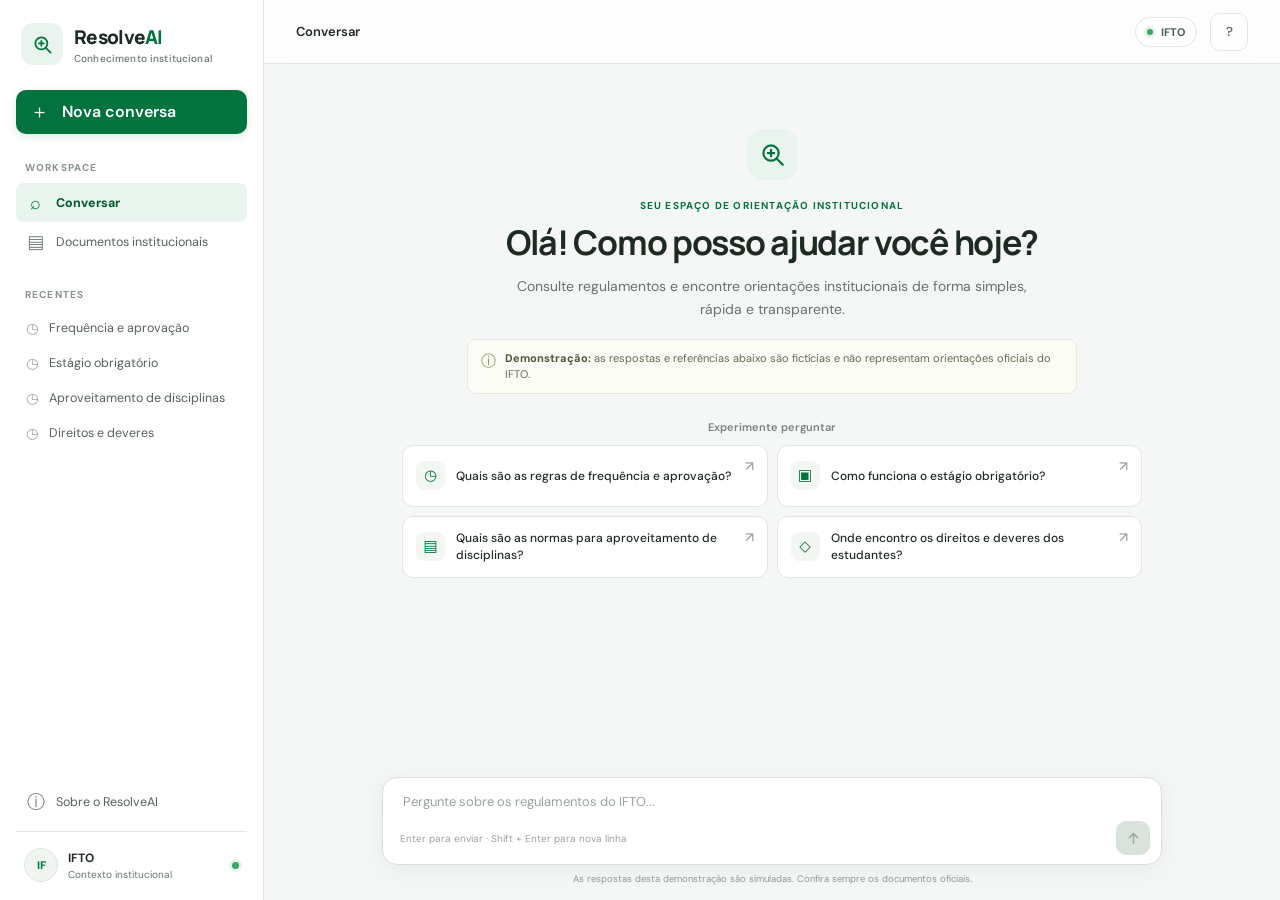
<file: resolveai/src/main/resources/static/index.html>
<!doctype html>
<html lang="pt-BR">
<head>
  <meta charset="utf-8">
  <meta name="viewport" content="width=device-width, initial-scale=1">
  <meta name="theme-color" content="#02733e">
  <meta name="description" content="ResolveAI: demonstração de consulta a documentos institucionais.">
  <title>ResolveAI — Assistente institucional</title>
  <link rel="stylesheet" href="style.css">
   <script src="script.js" defer></script>
</head>
<body>
  <a class="skip-link" href="#main-content">Pular para o conteúdo</a>
  <div class="app-shell">
    <div class="scrim" data-scrim hidden></div>
    <aside class="sidebar" id="sidebar" aria-label="Navegação principal">
      <div class="brand-row">
        <a class="brand" href="#chat" aria-label="ResolveAI, página inicial">
          <span class="brand-mark" aria-hidden="true"><svg viewBox="0 0 24 24"><circle cx="10.8" cy="10.8" r="6.3"/><path d="m15.5 15.5 5 5M8.2 10.8h5.2M10.8 8.2v5.2"/></svg></span>
          <span>Resolve<span class="brand-ai">AI</span><small>Conhecimento institucional</small></span>
        </a>
        <button class="icon-button sidebar-collapse" type="button" data-close-sidebar aria-label="Fechar menu">×</button>
      </div>
      <button class="new-chat" type="button" data-new-chat><span aria-hidden="true">＋</span> Nova conversa</button>
      <nav class="side-nav" aria-label="Seções">
        <p class="nav-label">Workspace</p>
        <button class="nav-link is-current" type="button" data-view="chat"><span aria-hidden="true">⌕</span> Conversar</button>
        <button class="nav-link" type="button" data-view="documents"><span aria-hidden="true">▤</span> Documentos institucionais</button>
      </nav>
      <div class="recent-section">
        <p class="nav-label">Recentes</p>
        <button class="recent-item" data-prompt="Quais são as regras de frequência e aprovação?" type="button"><span>◷</span> Frequência e aprovação</button>
        <button class="recent-item" data-prompt="Como funciona o estágio obrigatório?" type="button"><span>◷</span> Estágio obrigatório</button>
        <button class="recent-item" data-prompt="Quais são as normas para aproveitamento de disciplinas?" type="button"><span>◷</span> Aproveitamento de disciplinas</button>
        <button class="recent-item" data-prompt="Onde encontro os direitos e deveres dos estudantes?" type="button"><span>◷</span> Direitos e deveres</button>
      </div>
      <div class="sidebar-bottom">
        <button class="nav-link" type="button" data-view="about"><span aria-hidden="true">ⓘ</span> Sobre o ResolveAI</button>
        <div class="institution"><span class="institution-seal" aria-hidden="true">IF</span><span><strong>IFTO</strong><small>Contexto institucional</small></span><span class="status-dot" aria-label="Selecionado"></span></div>
      </div>
    </aside>

    <main class="main-area" id="main-content">
      <header class="topbar">
        <div class="topbar-left"><button class="icon-button menu-toggle" type="button" data-open-sidebar aria-label="Abrir menu">☰</button><span class="section-title" data-section-title>Conversar</span></div>
        <div class="topbar-right"><span class="context-pill"><span class="status-dot"></span> IFTO</span><button class="icon-button help-button" type="button" data-view="about" aria-label="Sobre esta demonstração" title="Sobre o ResolveAI">?</button></div>
      </header>

      <section class="view chat-view" data-page="chat" aria-label="Conversa com ResolveAI">
        <div class="conversation-scroll" data-conversation-scroll>
          <div class="welcome" data-welcome>
            <div class="welcome-mark" aria-hidden="true"><svg viewBox="0 0 24 24"><circle cx="10.8" cy="10.8" r="6.3"/><path d="m15.5 15.5 5 5M8.2 10.8h5.2M10.8 8.2v5.2"/></svg></div>
            <p class="eyebrow">Seu espaço de orientação institucional</p>
            <h1>Olá! Como posso ajudar você hoje?</h1>
            <p class="welcome-copy">Consulte regulamentos e encontre orientações institucionais de forma simples, rápida e transparente.</p>
            <div class="demo-notice"><span aria-hidden="true">ⓘ</span><span><strong>Demonstração:</strong> as respostas e referências abaixo são fictícias e não representam orientações oficiais do IFTO.</span></div>
            <h2 class="suggestions-heading">Experimente perguntar</h2>
            <div class="suggestion-grid">
              <button class="suggestion" type="button" data-prompt="Quais são as regras de frequência e aprovação?"><span class="suggestion-icon">◷</span><span>Quais são as regras de frequência e aprovação?</span><span class="suggestion-arrow">↗</span></button>
              <button class="suggestion" type="button" data-prompt="Como funciona o estágio obrigatório?"><span class="suggestion-icon">▣</span><span>Como funciona o estágio obrigatório?</span><span class="suggestion-arrow">↗</span></button>
              <button class="suggestion" type="button" data-prompt="Quais são as normas para aproveitamento de disciplinas?"><span class="suggestion-icon">▤</span><span>Quais são as normas para aproveitamento de disciplinas?</span><span class="suggestion-arrow">↗</span></button>
              <button class="suggestion" type="button" data-prompt="Onde encontro os direitos e deveres dos estudantes?"><span class="suggestion-icon">◇</span><span>Onde encontro os direitos e deveres dos estudantes?</span><span class="suggestion-arrow">↗</span></button>
            </div>
          </div>
          <div class="message-list" data-message-list aria-live="polite" aria-relevant="additions text"></div>
        </div>
        <div class="composer-wrap">
          <form class="composer" data-composer>
            <label class="sr-only" for="message-input">Sua pergunta</label>
            <textarea id="message-input" rows="1" placeholder="Pergunte sobre os regulamentos do IFTO..." data-message-input maxlength="2000"></textarea>
            <div class="composer-footer"><span class="composer-hint">Enter para enviar · Shift + Enter para nova linha</span><button class="send-button" type="submit" data-send disabled aria-label="Enviar pergunta"><svg viewBox="0 0 24 24" aria-hidden="true"><path d="M12 19V5m-6 6 6-6 6 6"/></svg></button></div>
          </form>
          <p class="disclaimer">As respostas desta demonstração são simuladas. Confira sempre os documentos oficiais.</p>
        </div>
      </section>

      <section class="view documents-view" data-page="documents" hidden>
        <div class="page-content"><p class="eyebrow">Biblioteca de referência</p><h1>Documentos institucionais</h1><p class="page-lead">Explore os documentos que poderão fundamentar as respostas do ResolveAI.</p>
          <div class="demo-notice"><span aria-hidden="true">ⓘ</span><span>Os itens desta lista são <strong>exemplos demonstrativos fictícios</strong>, não documentos oficiais do IFTO.</span></div>
          <div class="document-tools"><label class="search-box"><span aria-hidden="true">⌕</span><span class="sr-only">Pesquisar documentos</span><input type="search" placeholder="Buscar por nome..." data-doc-search></label><label class="filter-label">Categoria <select data-doc-filter><option value="all">Todas as categorias</option><option value="Acadêmico">Acadêmico</option><option value="Estágio">Estágio</option><option value="Assistência estudantil">Assistência estudantil</option><option value="Institucional">Institucional</option></select></label></div>
          <div class="document-list" data-document-list></div><p class="empty-documents" data-doc-empty hidden>Nenhum documento encontrado. Tente outro termo ou categoria.</p>
        </div>
      </section>
      <section class="view about-view" data-page="about" hidden><div class="page-content about-content"><div class="welcome-mark" aria-hidden="true">⌕</div><p class="eyebrow">Sobre o projeto</p><h1>Conhecimento institucional, com clareza.</h1><p class="page-lead">O ResolveAI é uma proposta de interface para facilitar a consulta a regulamentos e documentos institucionais por meio de perguntas em linguagem natural.</p><div class="about-card"><h2>Esta é uma demonstração visual</h2><p>Não há conexão com serviços de IA nem com o portal do IFTO. Respostas, fontes e documentos exibidos são fictícios e servem apenas para demonstrar a experiência. Consulte os canais e documentos oficiais para obter orientações válidas.</p><button class="text-button" type="button" data-view="chat">Voltar à conversa <span aria-hidden="true">→</span></button></div></div></section>
    </main>
  </div>
  <div class="toast" role="status" aria-live="polite" data-toast></div>

 
</body>
</html>
</file>
<file: resolveai/src/main/resources/static/style.css>
@import url('https://fonts.googleapis.com/css2?family=DM+Sans:wght@400;500;600;700&family=Manrope:wght@400;500;600;700;800&display=swap');
:root{--green:#02733e;--green-deep:#025930;--green-soft:#e8f4ed;--bg:#f5f7f6;--white:#fff;--text:#202a24;--muted:#66736b;--border:#e0e7e2;--sidebar:264px;--radius:14px;--shadow:0 8px 28px rgba(22,48,34,.07);font-family:'DM Sans',system-ui,sans-serif;color:var(--text);background:var(--bg);font-synthesis:none;text-rendering:optimizeLegibility}*{box-sizing:border-box}body{margin:0;min-width:320px;min-height:100vh}button,input,textarea,select{font:inherit}button{color:inherit}button:focus-visible,a:focus-visible,input:focus-visible,textarea:focus-visible,select:focus-visible{outline:3px solid #59a77b;outline-offset:2px}.sr-only{position:absolute;width:1px;height:1px;padding:0;margin:-1px;overflow:hidden;clip:rect(0,0,0,0);white-space:nowrap;border:0}.skip-link{position:fixed;top:-60px;left:12px;z-index:20;background:#fff;padding:12px;border-radius:8px;color:var(--green)}.skip-link:focus{top:12px}.app-shell{display:flex;min-height:100vh}.sidebar{position:fixed;inset:0 auto 0 0;width:var(--sidebar);background:#fff;border-right:1px solid var(--border);padding:23px 16px 16px;display:flex;flex-direction:column;z-index:10;transition:transform .25s ease}.brand-row{display:flex;align-items:center;justify-content:space-between;padding:0 5px 25px}.brand{display:flex;align-items:center;gap:11px;text-decoration:none;color:var(--text);font-family:Manrope,sans-serif;font-size:19px;font-weight:800;letter-spacing:-.7px}.brand small{display:block;font-family:'DM Sans',sans-serif;font-size:10px;font-weight:500;letter-spacing:.15px;color:var(--muted);margin-top:2px}.brand-ai{color:var(--green)}.brand-mark,.welcome-mark{display:grid;place-items:center;color:var(--green);background:var(--green-soft);border-radius:12px;width:42px;height:42px}.brand-mark svg,.welcome-mark svg{width:23px;fill:none;stroke:currentColor;stroke-width:1.8;stroke-linecap:round;stroke-linejoin:round}.icon-button{border:0;background:transparent;width:38px;height:38px;border-radius:10px;cursor:pointer;color:var(--muted);font-size:18px}.icon-button:hover{background:var(--bg);color:var(--text)}.sidebar-collapse{display:none}.new-chat{width:100%;height:44px;border:0;border-radius:10px;background:var(--green);color:white;font-weight:600;text-align:left;padding:0 14px;cursor:pointer;box-shadow:0 3px 8px #02733e22;transition:background .18s,transform .18s}.new-chat span{font-size:19px;vertical-align:-1px;margin-right:9px}.new-chat:hover{background:var(--green-deep);transform:translateY(-1px)}.side-nav{margin-top:27px}.nav-label{font-size:10px;text-transform:uppercase;letter-spacing:1.15px;font-weight:700;color:#87938b;margin:0 9px 9px}.nav-link,.recent-item{display:flex;align-items:center;gap:11px;width:100%;min-height:39px;padding:0 10px;border:0;border-radius:8px;background:transparent;color:#56635a;text-align:left;font-size:12.5px;cursor:pointer}.nav-link>span{font-size:18px;width:19px;text-align:center;color:#758179}.nav-link:hover,.recent-item:hover{background:#f4f7f5;color:var(--text)}.nav-link.is-current{background:var(--green-soft);color:var(--green-deep);font-weight:700}.nav-link.is-current>span{color:var(--green)}.recent-section{margin-top:27px}.recent-item{min-height:35px;white-space:nowrap;overflow:hidden;text-overflow:ellipsis}.recent-item span{font-size:14px;color:#9aa59e}.sidebar-bottom{margin-top:auto}.institution{display:flex;align-items:center;gap:10px;border-top:1px solid var(--border);padding:16px 8px 2px;margin-top:10px}.institution-seal{display:grid;place-items:center;width:34px;height:34px;background:#f0f5f1;border:1px solid #dce8df;border-radius:50%;font-size:11px;font-weight:800;color:var(--green)}.institution strong,.institution small{display:block}.institution strong{font-size:12px}.institution small{font-size:10px;color:var(--muted);margin-top:2px}.status-dot{width:7px;height:7px;border-radius:50%;background:#39a66b;display:inline-block;margin-left:auto;box-shadow:0 0 0 3px #e5f3e9}.main-area{margin-left:var(--sidebar);width:calc(100% - var(--sidebar));min-height:100vh;display:flex;flex-direction:column}.topbar{height:64px;flex:none;border-bottom:1px solid var(--border);background:rgba(255,255,255,.78);display:flex;align-items:center;justify-content:space-between;padding:0 32px;position:sticky;top:0;z-index:4;backdrop-filter:blur(12px)}.topbar-left,.topbar-right{display:flex;align-items:center;gap:13px}.section-title{font-size:13px;font-weight:600}.context-pill{display:flex;align-items:center;gap:8px;padding:7px 11px;border:1px solid var(--border);border-radius:20px;background:#fff;font-size:11px;font-weight:700;color:#4b5c51}.context-pill .status-dot{margin:0;width:6px;height:6px}.help-button{border:1px solid var(--border);font-size:13px;font-weight:600}.menu-toggle{display:none}.view{flex:1;min-height:0}.chat-view{display:flex;flex-direction:column;height:calc(100vh - 64px)}.conversation-scroll{flex:1;overflow-y:auto;padding:36px 28px 26px;scroll-behavior:smooth}.welcome{max-width:740px;margin:13px auto 30px;text-align:center}.welcome-mark{width:51px;height:51px;margin:0 auto 19px;border-radius:16px}.welcome-mark svg{width:29px}.eyebrow{font-size:10px;font-weight:700;letter-spacing:1.2px;text-transform:uppercase;color:var(--green);margin:0 0 10px}.welcome h1,.page-content h1{font:700 clamp(26px,3vw,34px)/1.2 Manrope,sans-serif;letter-spacing:-1.3px;margin:0;color:#1e2b23}.welcome-copy{max-width:515px;margin:12px auto 18px;color:var(--muted);font-size:14px;line-height:1.65}.demo-notice{max-width:610px;margin:0 auto 26px;padding:10px 13px;border:1px solid #e5e9db;border-radius:9px;background:#fcfcf7;color:#63694f;display:flex;align-items:flex-start;gap:9px;text-align:left;font-size:11px;line-height:1.5}.demo-notice>span:first-child{font-size:15px;color:#8a9158}.demo-notice strong{color:#4c5638}.suggestions-heading{font-size:11px;color:#79857c;font-weight:600;margin:23px 0 11px}.suggestion-grid{display:grid;grid-template-columns:1fr 1fr;gap:9px;text-align:left}.suggestion{min-height:62px;display:flex;align-items:center;gap:11px;padding:11px 13px;border:1px solid var(--border);background:#fff;border-radius:11px;text-align:left;font-size:12px;font-weight:500;line-height:1.4;cursor:pointer;transition:border .18s,box-shadow .18s,transform .18s}.suggestion:hover{border-color:#a7cdb5;box-shadow:0 4px 13px #1c533015;transform:translateY(-1px)}.suggestion-icon{flex:none;width:29px;height:29px;display:grid;place-items:center;background:#f2f7f3;border-radius:8px;color:var(--green);font-size:15px}.suggestion-arrow{margin-left:auto;align-self:flex-start;color:#9aa59e;font-size:14px}.composer-wrap{padding:10px 24px 15px;background:linear-gradient(0deg,var(--bg) 80%,transparent)}.composer{max-width:780px;margin:auto;padding:10px 11px 9px 17px;border:1px solid #d7e0da;border-radius:15px;background:#fff;box-shadow:0 5px 22px #173d2410;transition:border .15s,box-shadow .15s}.composer:focus-within{border-color:#7eae8e;box-shadow:0 0 0 3px #02733e12,0 5px 22px #173d2410}.composer textarea{width:100%;display:block;border:0;outline:0;resize:none;max-height:150px;min-height:29px;padding:4px 3px;background:transparent;color:var(--text);font-size:13px;line-height:1.5}.composer textarea::placeholder{color:#98a39b}.composer textarea:focus-visible{outline:0}.composer-footer{display:flex;align-items:center;justify-content:space-between;margin-top:4px}.composer-hint{font-size:10px;color:#9aa39c}.send-button{width:34px;height:34px;border:0;border-radius:10px;background:var(--green);color:#fff;display:grid;place-items:center;cursor:pointer;transition:background .15s}.send-button:hover:not(:disabled){background:var(--green-deep)}.send-button:disabled{background:#d9e3dc;color:#9aa79e;cursor:not-allowed}.send-button svg{width:17px;fill:none;stroke:currentColor;stroke-width:2;stroke-linecap:round;stroke-linejoin:round}.disclaimer{text-align:center;color:#909a93;font-size:9.5px;margin:8px auto 0;max-width:780px}.message-list{max-width:780px;margin:0 auto;display:flex;flex-direction:column;gap:22px;padding:5px 0 20px}.message{display:flex;flex-direction:column;gap:9px;animation:appear .25s ease both}.user-message{align-items:flex-end}.message-bubble{max-width:min(84%,620px);padding:13px 16px;border-radius:14px;font-size:13px;line-height:1.65;overflow-wrap:anywhere;white-space:pre-wrap}.user-message .message-bubble{background:var(--green);color:#fff;border-bottom-right-radius:4px}.assistant-message .message-bubble{background:#fff;border:1px solid var(--border);border-bottom-left-radius:4px;color:#39463d}.assistant-label{font-size:10px;font-weight:700;color:var(--green);display:flex;gap:7px;align-items:center}.assistant-label::before{content:'✳';display:grid;place-items:center;width:22px;height:22px;border-radius:7px;background:var(--green-soft);font-size:12px}.answer-copy{font-size:13px;line-height:1.7;white-space:pre-wrap;overflow-wrap:anywhere}.processing{display:flex;gap:9px;align-items:center;color:var(--muted);font-size:12px;padding:7px 0}.processing-dots{display:flex;gap:3px}.processing-dots i{width:5px;height:5px;background:#73a384;border-radius:50%;animation:bounce .8s infinite alternate}.processing-dots i:nth-child(2){animation-delay:.15s}.processing-dots i:nth-child(3){animation-delay:.3s}.response-meta{display:flex;align-items:center;gap:7px;flex-wrap:wrap}.sources-toggle,.action-button{border:1px solid var(--border);border-radius:7px;background:white;padding:6px 9px;font-size:10px;color:#59665d;cursor:pointer}.sources-toggle:hover,.action-button:hover{background:#f4f7f5}.sources-panel{margin-top:8px;padding:11px 13px;border:1px solid var(--border);border-radius:9px;background:#fafcfb;font-size:10px;color:var(--muted)}.sources-panel h3{font-size:10px;color:#344239;margin:0 0 7px}.source-item{padding:6px 0;border-top:1px solid #eaf0ec;line-height:1.5}.source-item strong{color:#344239}.feedback-group{margin-left:auto;display:flex;gap:5px}.feedback-button{border:1px solid var(--border);background:#fff;color:#778279;border-radius:7px;padding:5px 8px;font-size:10px;cursor:pointer}.feedback-button[aria-pressed="true"]{background:var(--green-soft);color:var(--green-deep);border-color:#bad7c4}.feedback-button.negative[aria-pressed="true"]{background:#fff0ed;color:#a3493d;border-color:#efc4bc}.page-content{width:min(860px,100%);margin:0 auto;padding:49px 32px 70px}.page-content h1{font-size:32px}.page-lead{color:var(--muted);font-size:14px;line-height:1.65;margin:12px 0 22px}.page-content>.demo-notice{margin:0 0 25px;max-width:none}.document-tools{display:flex;gap:12px;align-items:center;margin:23px 0 14px}.search-box{height:42px;flex:1;display:flex;align-items:center;gap:9px;padding:0 12px;background:#fff;border:1px solid var(--border);border-radius:9px;color:#819087}.search-box>span{font-size:19px}.search-box input{border:0;outline:0;width:100%;font-size:12px;color:var(--text)}.search-box input:focus-visible{outline:0}.filter-label{display:flex;align-items:center;gap:8px;font-size:11px;color:var(--muted)}.filter-label select{height:42px;max-width:190px;padding:0 10px;border:1px solid var(--border);border-radius:9px;background:#fff;color:#39463d;font-size:11px}.document-list{display:flex;flex-direction:column;gap:9px}.document-card{display:flex;align-items:center;gap:14px;padding:15px 16px;background:#fff;border:1px solid var(--border);border-radius:11px}.document-icon{width:38px;height:42px;flex:none;display:grid;place-items:center;color:var(--green);background:#eef6f0;border-radius:8px;font-size:18px}.document-info{min-width:0;flex:1}.document-info h2{font-size:12px;margin:0 0 6px;font-weight:700}.document-meta{display:flex;gap:9px;align-items:center;flex-wrap:wrap;font-size:10px;color:var(--muted)}.category-tag{padding:3px 7px;border-radius:12px;background:#f1f5f2;color:#57655b}.document-status{font-size:9px;font-weight:600;color:#287246;padding:4px 7px;border-radius:12px;background:#eaf5ed}.document-status.review{color:#926d25;background:#faf3dd}.document-button{flex:none;padding:8px 10px;border:1px solid #dce5df;border-radius:8px;background:#fff;color:var(--green-deep);font-size:10px;font-weight:600;cursor:pointer}.document-button:hover{background:var(--green-soft)}.empty-documents{text-align:center;padding:35px 10px;color:var(--muted);font-size:13px}.about-content{max-width:680px}.about-content>.welcome-mark{margin:0 0 23px}.about-content .page-lead{max-width:580px;font-size:15px}.about-card{padding:21px;border:1px solid var(--border);border-radius:13px;background:#fff;margin-top:27px;box-shadow:var(--shadow)}.about-card h2{font:700 15px Manrope,sans-serif;margin:0 0 9px}.about-card p{font-size:12px;line-height:1.7;color:var(--muted);margin:0 0 17px}.text-button{padding:0;border:0;background:none;color:var(--green);font-size:12px;font-weight:700;cursor:pointer}.toast{position:fixed;bottom:22px;left:50%;transform:translate(-50%,12px);padding:10px 15px;border-radius:9px;background:#26382c;color:#fff;font-size:11px;opacity:0;pointer-events:none;transition:all .2s;z-index:30}.toast.is-visible{opacity:1;transform:translate(-50%,0)}.scrim{position:fixed;inset:0;background:#1320196b;z-index:9;backdrop-filter:blur(2px)}@keyframes appear{from{opacity:0;transform:translateY(5px)}to{opacity:1;transform:translateY(0)}}@keyframes bounce{to{opacity:.35;transform:translateY(-4px)}}
@media(min-width:1200px){.conversation-scroll{padding-top:45px}.welcome{margin-top:20px}}
@media(max-width:760px){:root{--sidebar:min(84vw,300px)}.sidebar{transform:translateX(-105%);box-shadow:none}.sidebar.is-open{transform:translateX(0);box-shadow:10px 0 35px #14291d20}.sidebar-collapse,.menu-toggle{display:inline-grid;place-items:center}.main-area{margin-left:0;width:100%}.topbar{height:58px;padding:0 15px}.topbar-left{gap:8px}.chat-view{height:calc(100vh - 58px);height:calc(100dvh - 58px)}.conversation-scroll{padding:25px 16px 18px}.welcome{margin:8px auto 25px}.welcome h1{font-size:27px}.welcome-copy{font-size:13px}.suggestion-grid{grid-template-columns:1fr}.suggestion{min-height:56px}.composer-wrap{padding:7px 12px 10px}.composer-hint{font-size:9px}.page-content{padding:35px 17px 55px}.page-content h1{font-size:28px}.document-tools{align-items:stretch;flex-direction:column}.filter-label{justify-content:space-between}.filter-label select{flex:1;max-width:none}.document-card{gap:10px;padding:12px}.document-button{max-width:90px;line-height:1.35}.document-meta{gap:6px}.message-bubble{max-width:94%}.feedback-group{margin-left:0}.response-meta{gap:6px}}
@media(max-width:400px){.context-pill{font-size:10px;padding:6px 8px}.topbar-right{gap:7px}.help-button{width:33px;height:33px}.welcome h1{font-size:24px}.demo-notice{font-size:10px}.composer-hint{max-width:230px}.document-icon{width:32px;height:37px}.document-button{font-size:9px;padding:7px}}
@media(prefers-reduced-motion:reduce){*,*::before,*::after{scroll-behavior:auto!important;animation-duration:.01ms!important;animation-iteration-count:1!important;transition-duration:.01ms!important}}
[hidden]{display:none!important}
</file>
